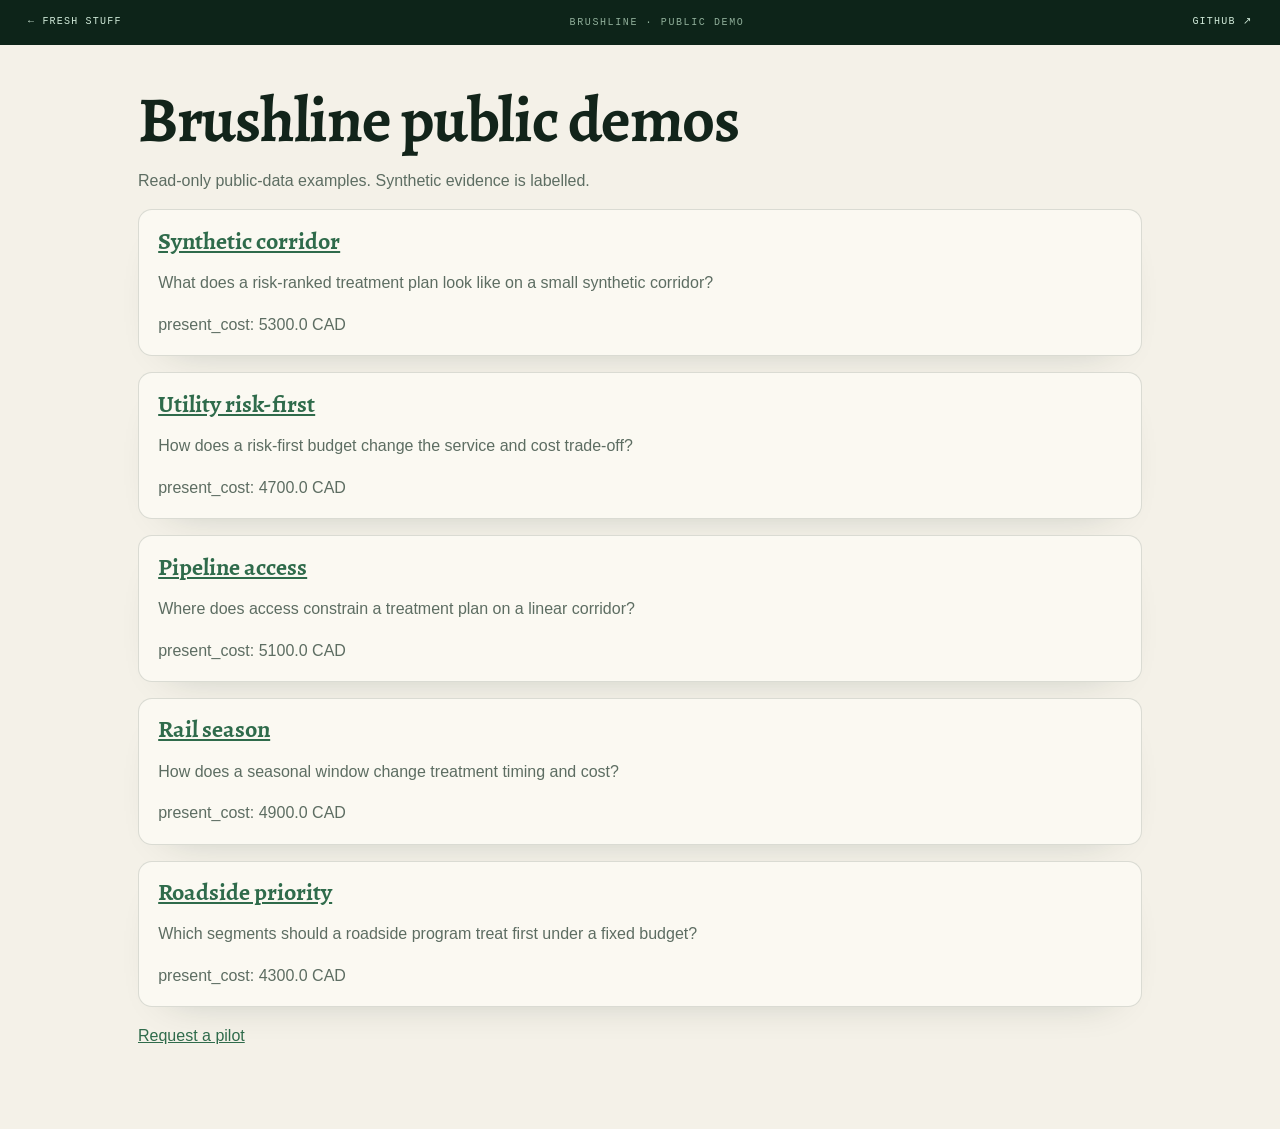
<file: demos/brushline/index.html>
<!doctype html><html lang="en"><head><meta charset="utf-8"><meta name="viewport" content="width=device-width, initial-scale=1"><title>Brushline demos</title><link rel="stylesheet" href="style.css"></head><body><div class="fresh-bar"><a href="../../index.html">← FRESH stuff</a><span class="bar-mid">Brushline · public demo</span><a href="https://github.com/UBC-FRESH/brushline">GitHub ↗</a></div><div class="page"><h1>Brushline public demos</h1><p>Read-only public-data examples. Synthetic evidence is labelled.</p><div class="card"><h2><a href="instance/synthetic-corridor.html">Synthetic corridor</a></h2><p>What does a risk-ranked treatment plan look like on a small synthetic corridor?</p><p>present_cost: 5300.0 CAD</p></div><div class="card"><h2><a href="instance/utility-risk-first.html">Utility risk-first</a></h2><p>How does a risk-first budget change the service and cost trade-off?</p><p>present_cost: 4700.0 CAD</p></div><div class="card"><h2><a href="instance/pipeline-access.html">Pipeline access</a></h2><p>Where does access constrain a treatment plan on a linear corridor?</p><p>present_cost: 5100.0 CAD</p></div><div class="card"><h2><a href="instance/rail-season.html">Rail season</a></h2><p>How does a seasonal window change treatment timing and cost?</p><p>present_cost: 4900.0 CAD</p></div><div class="card"><h2><a href="instance/roadside-priority.html">Roadside priority</a></h2><p>Which segments should a roadside program treat first under a fixed budget?</p><p>present_cost: 4300.0 CAD</p></div><p><a href="pilot.html">Request a pilot</a></p></div></body></html>
</file>
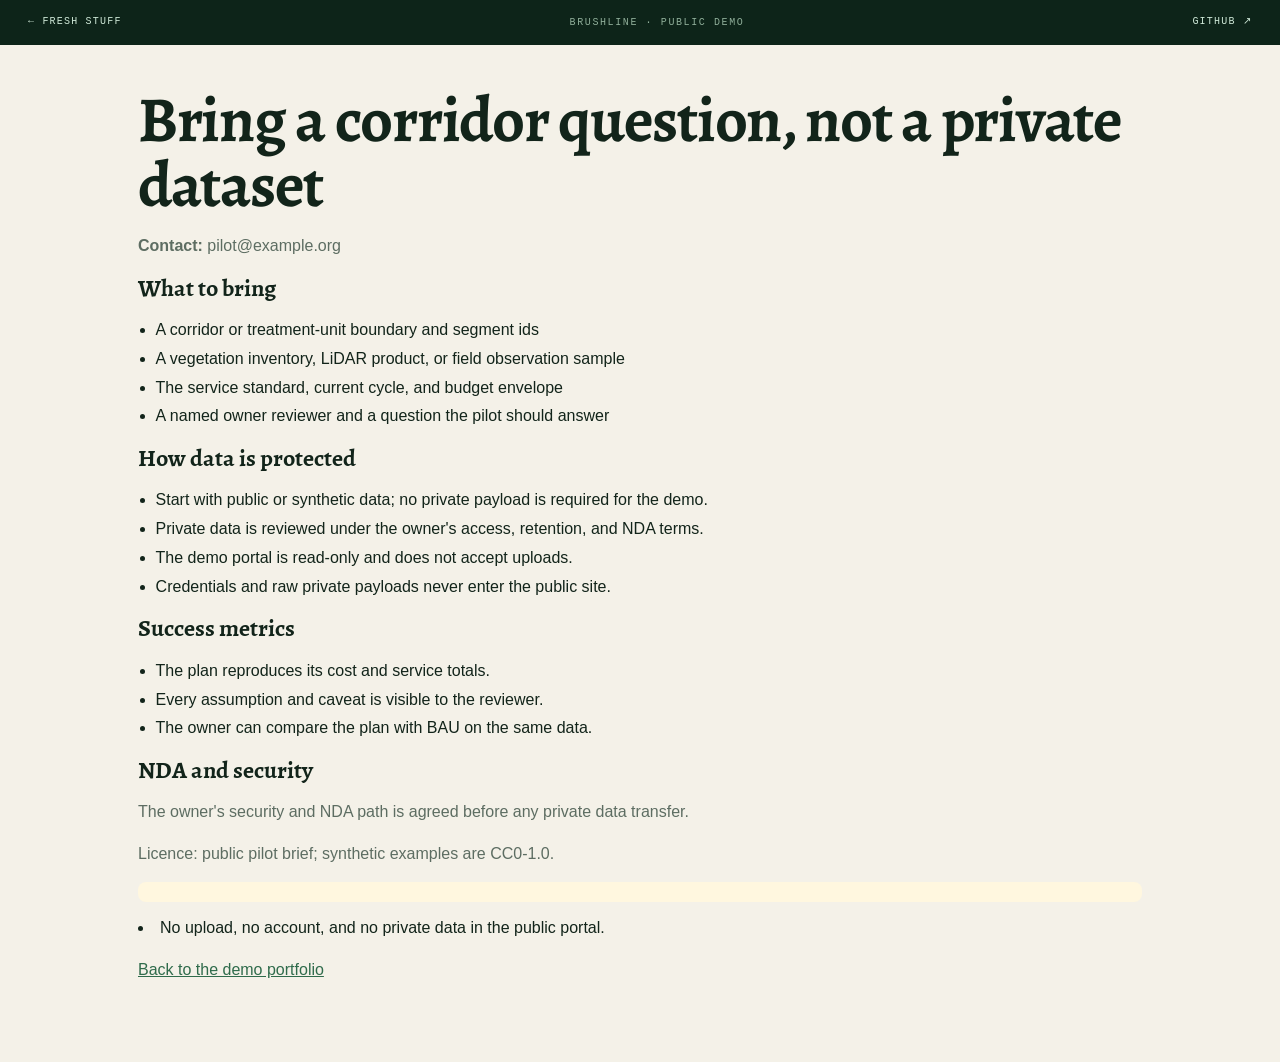
<file: demos/brushline/pilot.html>
<!doctype html><html lang="en"><head><meta charset="utf-8"><meta name="viewport" content="width=device-width, initial-scale=1"><title>Bring a corridor question, not a private dataset</title><link rel="stylesheet" href="style.css"></head><body><div class="fresh-bar"><a href="../../index.html">← FRESH stuff</a><span class="bar-mid">Brushline · public demo</span><a href="https://github.com/UBC-FRESH/brushline">GitHub ↗</a></div><div class="page"><main><h1>Bring a corridor question, not a private dataset</h1><p><strong>Contact:</strong> pilot@example.org</p><h2>What to bring</h2><ul><li>A corridor or treatment-unit boundary and segment ids</li><li>A vegetation inventory, LiDAR product, or field observation sample</li><li>The service standard, current cycle, and budget envelope</li><li>A named owner reviewer and a question the pilot should answer</li></ul><h2>How data is protected</h2><ul><li>Start with public or synthetic data; no private payload is required for the demo.</li><li>Private data is reviewed under the owner's access, retention, and NDA terms.</li><li>The demo portal is read-only and does not accept uploads.</li><li>Credentials and raw private payloads never enter the public site.</li></ul><h2>Success metrics</h2><ul><li>The plan reproduces its cost and service totals.</li><li>Every assumption and caveat is visible to the reviewer.</li><li>The owner can compare the plan with BAU on the same data.</li></ul><h2>NDA and security</h2><p>The owner's security and NDA path is agreed before any private data transfer.</p><p>Licence: public pilot brief; synthetic examples are CC0-1.0.</p><p class="caveat"><li>No upload, no account, and no private data in the public portal.</li></p><p><a href="index.html">Back to the demo portfolio</a></p></main></div></body></html>
</file>
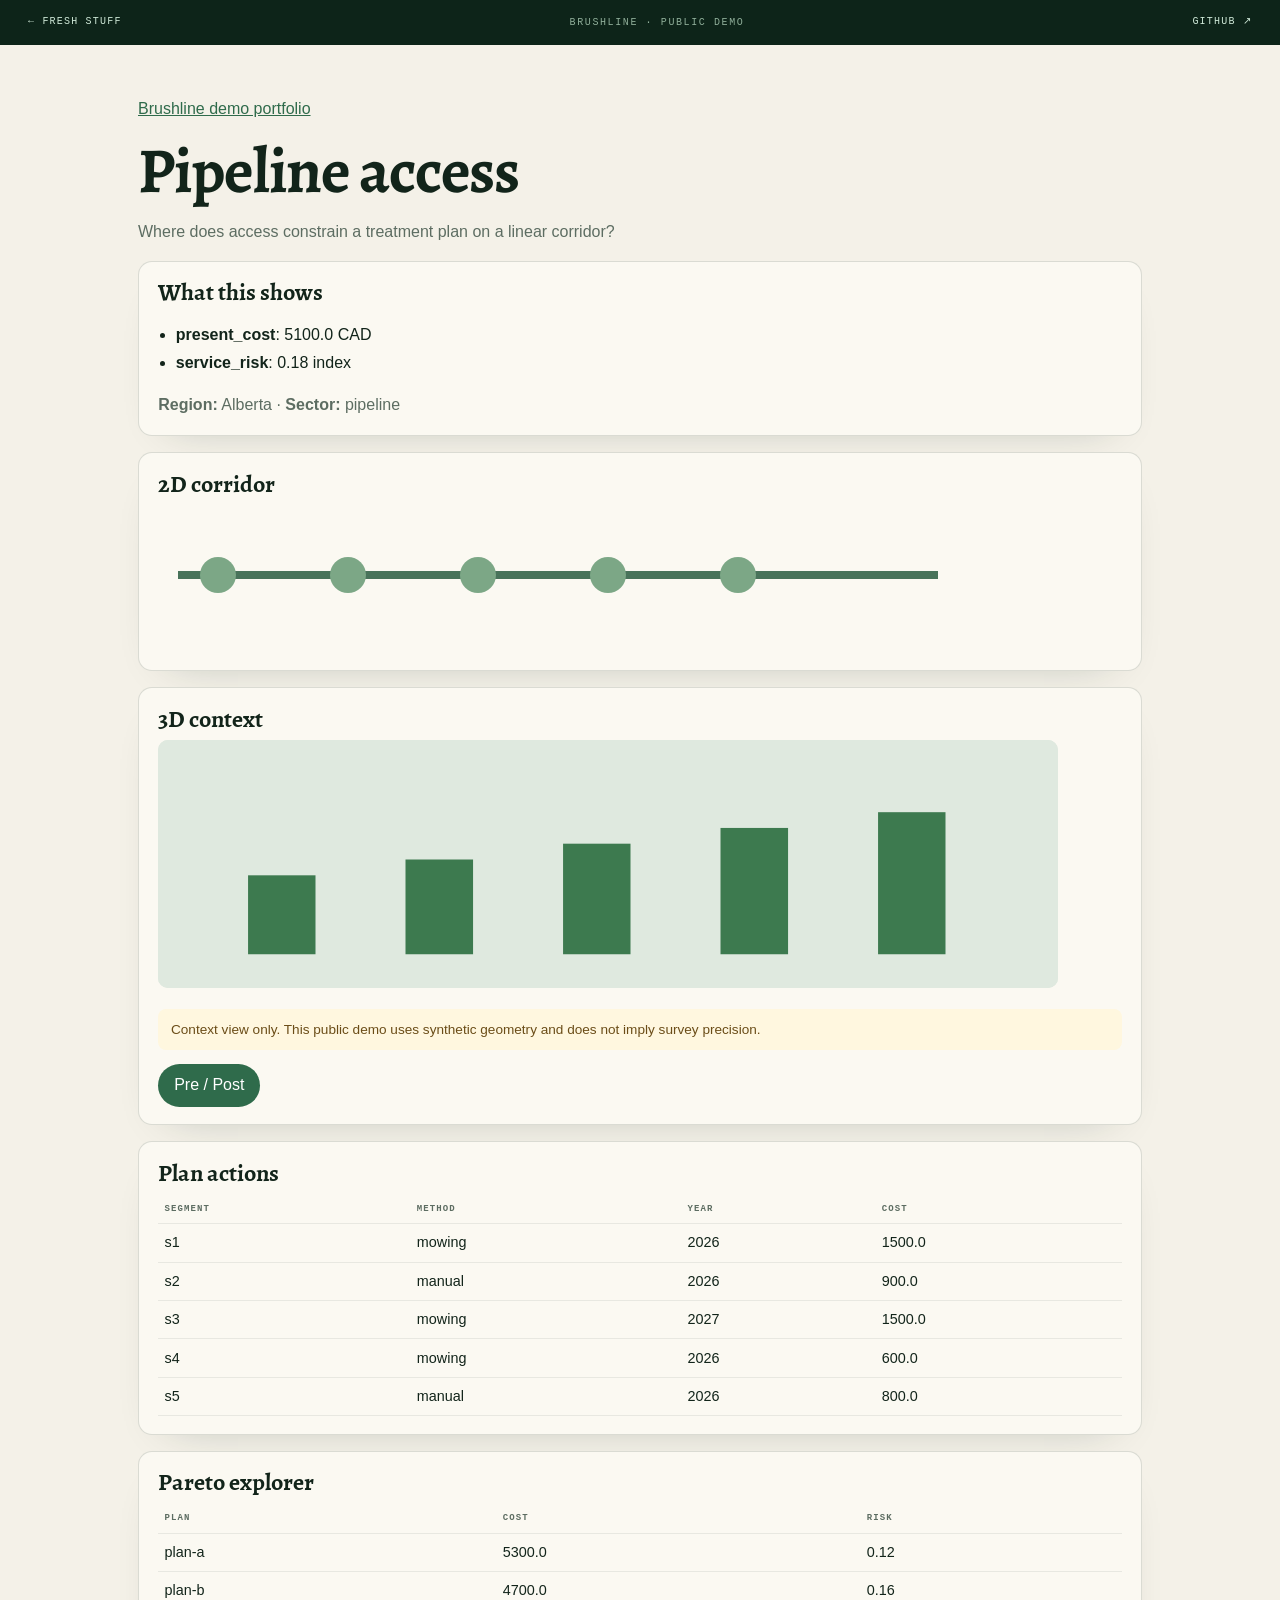
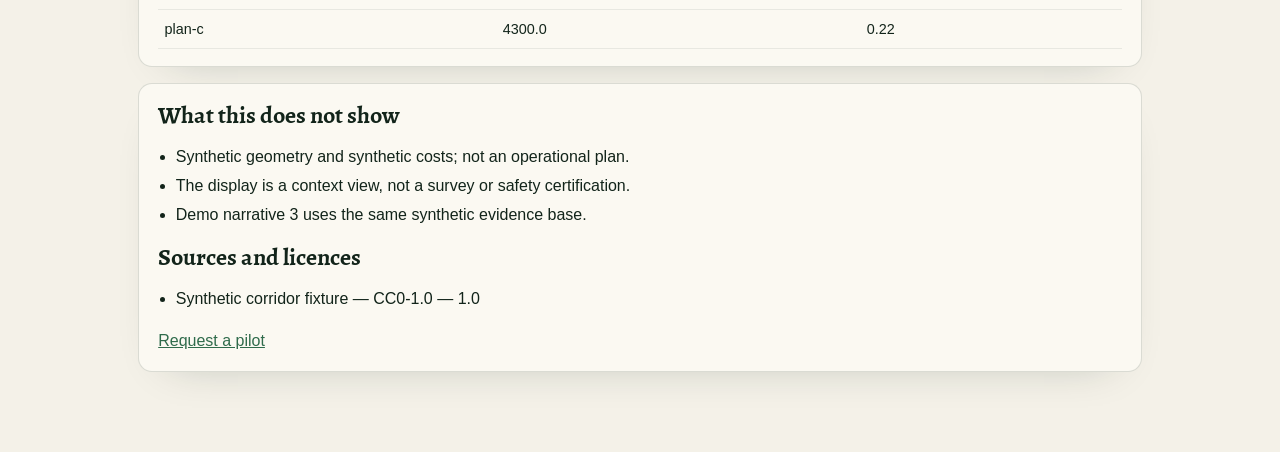
<file: demos/brushline/instance/pipeline-access.html>
<!doctype html><html lang="en"><head><meta charset="utf-8"><meta name="viewport" content="width=device-width, initial-scale=1"><title>Pipeline access</title><link rel="stylesheet" href="../style.css"></head><body><div class="fresh-bar"><a href="../../../index.html">← FRESH stuff</a><span class="bar-mid">Brushline · public demo</span><a href="https://github.com/UBC-FRESH/brushline">GitHub ↗</a></div><div class="page">
<p><a href="../index.html">Brushline demo portfolio</a></p><h1>Pipeline access</h1><p>Where does access constrain a treatment plan on a linear corridor?</p>
<div class="card"><h2>What this shows</h2><ul><li><strong>present_cost</strong>: 5100.0 CAD</li><li><strong>service_risk</strong>: 0.18 index</li></ul><p><strong>Region:</strong> Alberta · <strong>Sector:</strong> pipeline</p></div>
<div class="card"><h2>2D corridor</h2><svg width="800" height="140" viewBox="0 0 800 140"><line x1="20" y1="70" x2="780" y2="70" stroke="#48735a" stroke-width="8"/><circle cx="60" cy="70" r="18" fill="#7ca786"><title>s1</title></circle><circle cx="190" cy="70" r="18" fill="#7ca786"><title>s2</title></circle><circle cx="320" cy="70" r="18" fill="#7ca786"><title>s3</title></circle><circle cx="450" cy="70" r="18" fill="#7ca786"><title>s4</title></circle><circle cx="580" cy="70" r="18" fill="#7ca786"><title>s5</title></circle></svg></div>
<div class="card"><h2>3D context</h2><canvas id="demo-scene" width="800" height="220"></canvas><p class="caveat">Context view only. This public demo uses synthetic geometry and does not imply survey precision.</p><button id="variant">Pre / Post</button></div>
<div class="card"><h2>Plan actions</h2><table><tr><th>Segment</th><th>Method</th><th>Year</th><th>Cost</th></tr><tr><td>s1</td><td>mowing</td><td>2026</td><td>1500.0</td></tr><tr><td>s2</td><td>manual</td><td>2026</td><td>900.0</td></tr><tr><td>s3</td><td>mowing</td><td>2027</td><td>1500.0</td></tr><tr><td>s4</td><td>mowing</td><td>2026</td><td>600.0</td></tr><tr><td>s5</td><td>manual</td><td>2026</td><td>800.0</td></tr></table></div>
<div class="card"><h2>Pareto explorer</h2><table><tr><th>Plan</th><th>Cost</th><th>Risk</th></tr><tr><td>plan-a</td><td>5300.0</td><td>0.12</td></tr><tr><td>plan-b</td><td>4700.0</td><td>0.16</td></tr><tr><td>plan-c</td><td>4300.0</td><td>0.22</td></tr></table></div>
<div class="card"><h2>What this does not show</h2><ul><li>Synthetic geometry and synthetic costs; not an operational plan.</li><li>The display is a context view, not a survey or safety certification.</li><li>Demo narrative 3 uses the same synthetic evidence base.</li></ul><h2>Sources and licences</h2><ul><li>Synthetic corridor fixture — CC0-1.0 — 1.0</li></ul><p><a href="../pilot.html">Request a pilot</a></p></div>
<script src="../demo.js"></script></div></body></html>
</file>
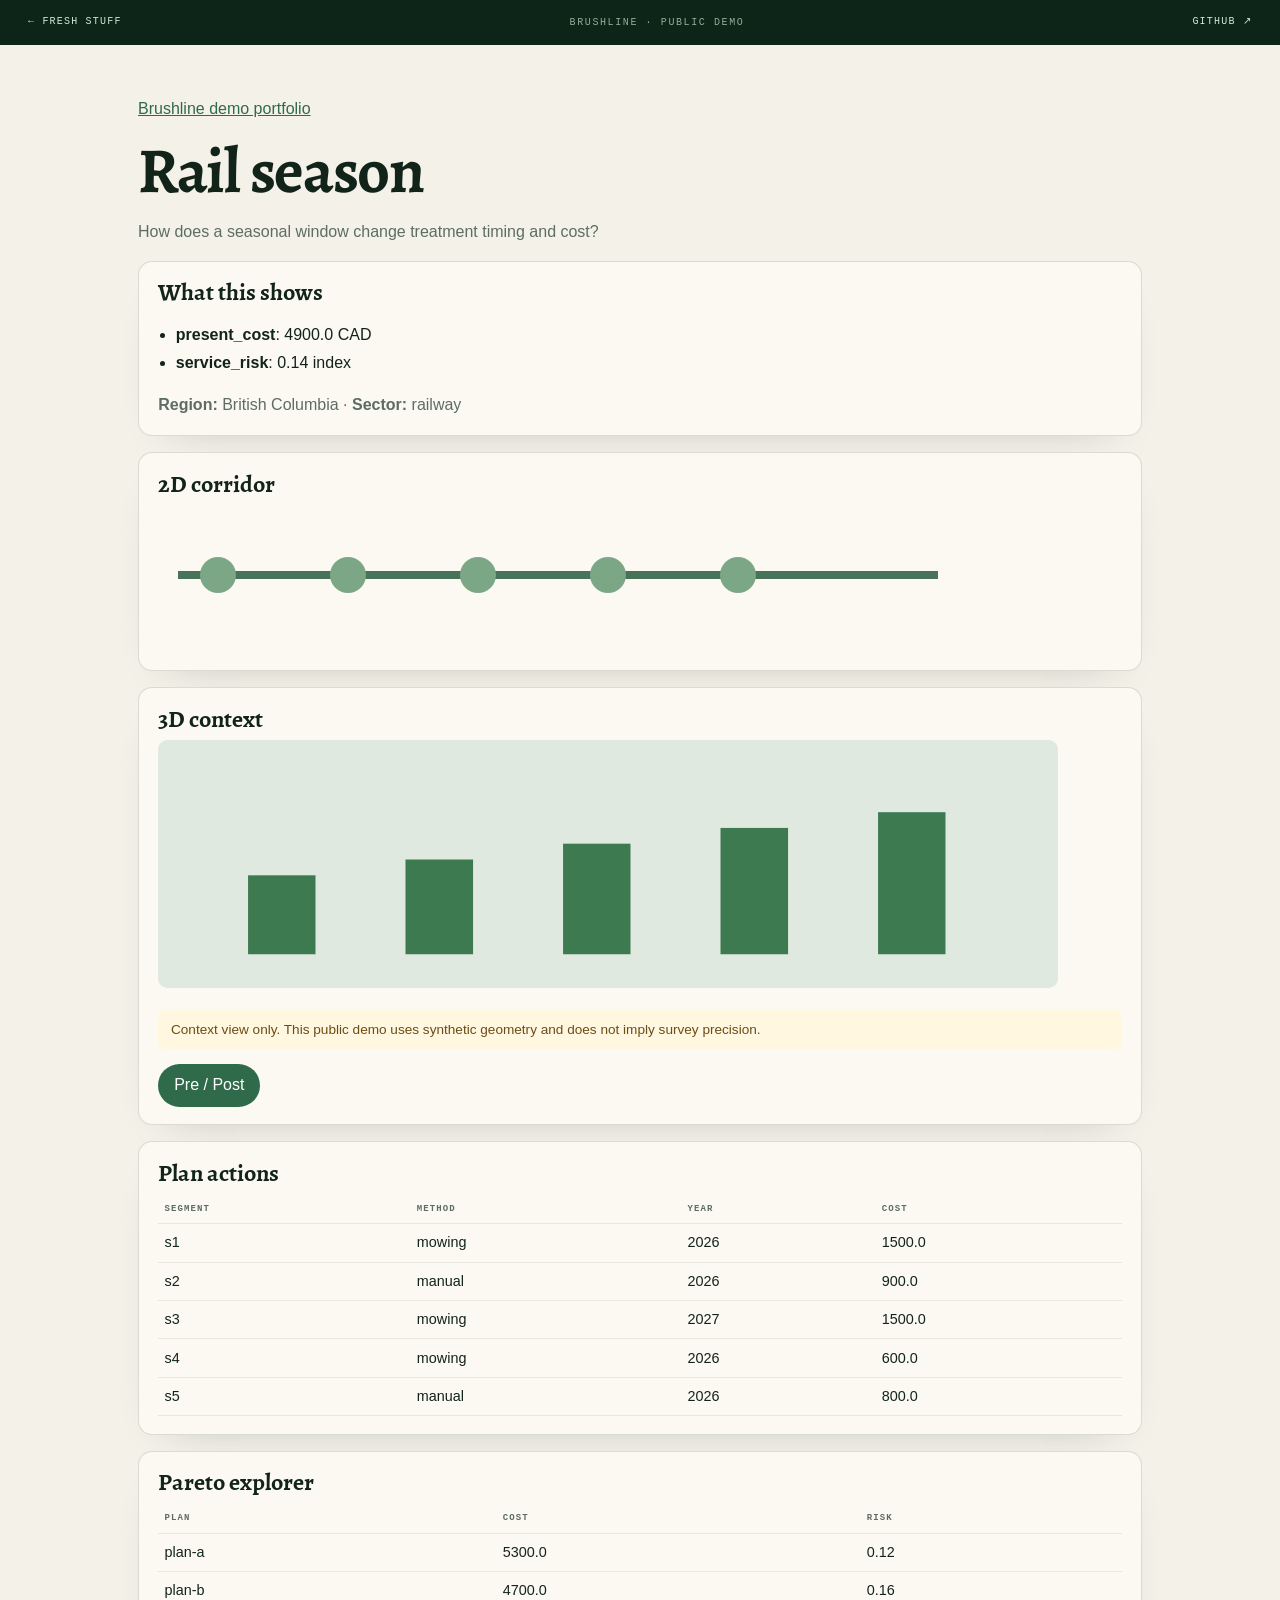
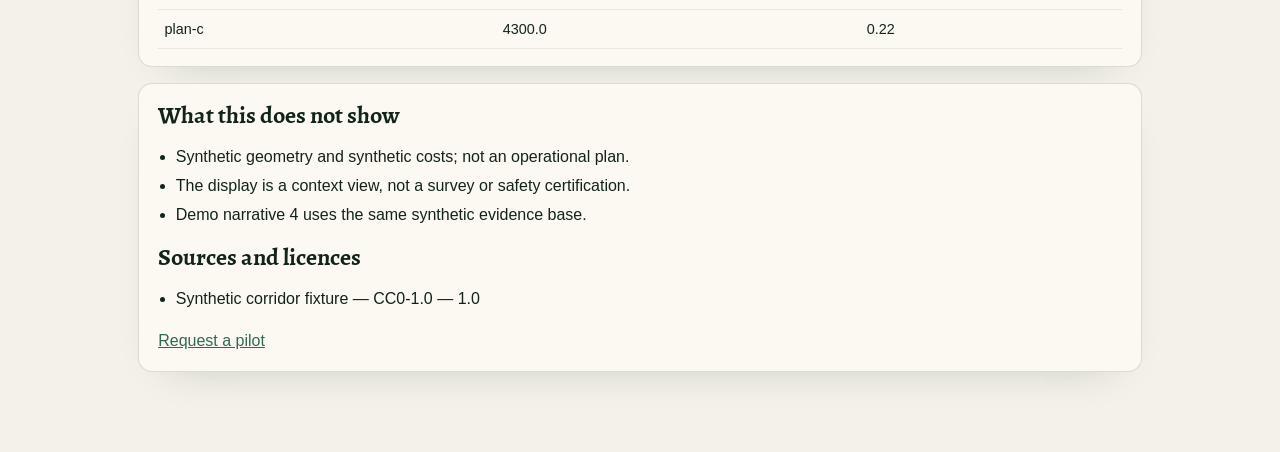
<file: demos/brushline/instance/rail-season.html>
<!doctype html><html lang="en"><head><meta charset="utf-8"><meta name="viewport" content="width=device-width, initial-scale=1"><title>Rail season</title><link rel="stylesheet" href="../style.css"></head><body><div class="fresh-bar"><a href="../../../index.html">← FRESH stuff</a><span class="bar-mid">Brushline · public demo</span><a href="https://github.com/UBC-FRESH/brushline">GitHub ↗</a></div><div class="page">
<p><a href="../index.html">Brushline demo portfolio</a></p><h1>Rail season</h1><p>How does a seasonal window change treatment timing and cost?</p>
<div class="card"><h2>What this shows</h2><ul><li><strong>present_cost</strong>: 4900.0 CAD</li><li><strong>service_risk</strong>: 0.14 index</li></ul><p><strong>Region:</strong> British Columbia · <strong>Sector:</strong> railway</p></div>
<div class="card"><h2>2D corridor</h2><svg width="800" height="140" viewBox="0 0 800 140"><line x1="20" y1="70" x2="780" y2="70" stroke="#48735a" stroke-width="8"/><circle cx="60" cy="70" r="18" fill="#7ca786"><title>s1</title></circle><circle cx="190" cy="70" r="18" fill="#7ca786"><title>s2</title></circle><circle cx="320" cy="70" r="18" fill="#7ca786"><title>s3</title></circle><circle cx="450" cy="70" r="18" fill="#7ca786"><title>s4</title></circle><circle cx="580" cy="70" r="18" fill="#7ca786"><title>s5</title></circle></svg></div>
<div class="card"><h2>3D context</h2><canvas id="demo-scene" width="800" height="220"></canvas><p class="caveat">Context view only. This public demo uses synthetic geometry and does not imply survey precision.</p><button id="variant">Pre / Post</button></div>
<div class="card"><h2>Plan actions</h2><table><tr><th>Segment</th><th>Method</th><th>Year</th><th>Cost</th></tr><tr><td>s1</td><td>mowing</td><td>2026</td><td>1500.0</td></tr><tr><td>s2</td><td>manual</td><td>2026</td><td>900.0</td></tr><tr><td>s3</td><td>mowing</td><td>2027</td><td>1500.0</td></tr><tr><td>s4</td><td>mowing</td><td>2026</td><td>600.0</td></tr><tr><td>s5</td><td>manual</td><td>2026</td><td>800.0</td></tr></table></div>
<div class="card"><h2>Pareto explorer</h2><table><tr><th>Plan</th><th>Cost</th><th>Risk</th></tr><tr><td>plan-a</td><td>5300.0</td><td>0.12</td></tr><tr><td>plan-b</td><td>4700.0</td><td>0.16</td></tr><tr><td>plan-c</td><td>4300.0</td><td>0.22</td></tr></table></div>
<div class="card"><h2>What this does not show</h2><ul><li>Synthetic geometry and synthetic costs; not an operational plan.</li><li>The display is a context view, not a survey or safety certification.</li><li>Demo narrative 4 uses the same synthetic evidence base.</li></ul><h2>Sources and licences</h2><ul><li>Synthetic corridor fixture — CC0-1.0 — 1.0</li></ul><p><a href="../pilot.html">Request a pilot</a></p></div>
<script src="../demo.js"></script></div></body></html>
</file>
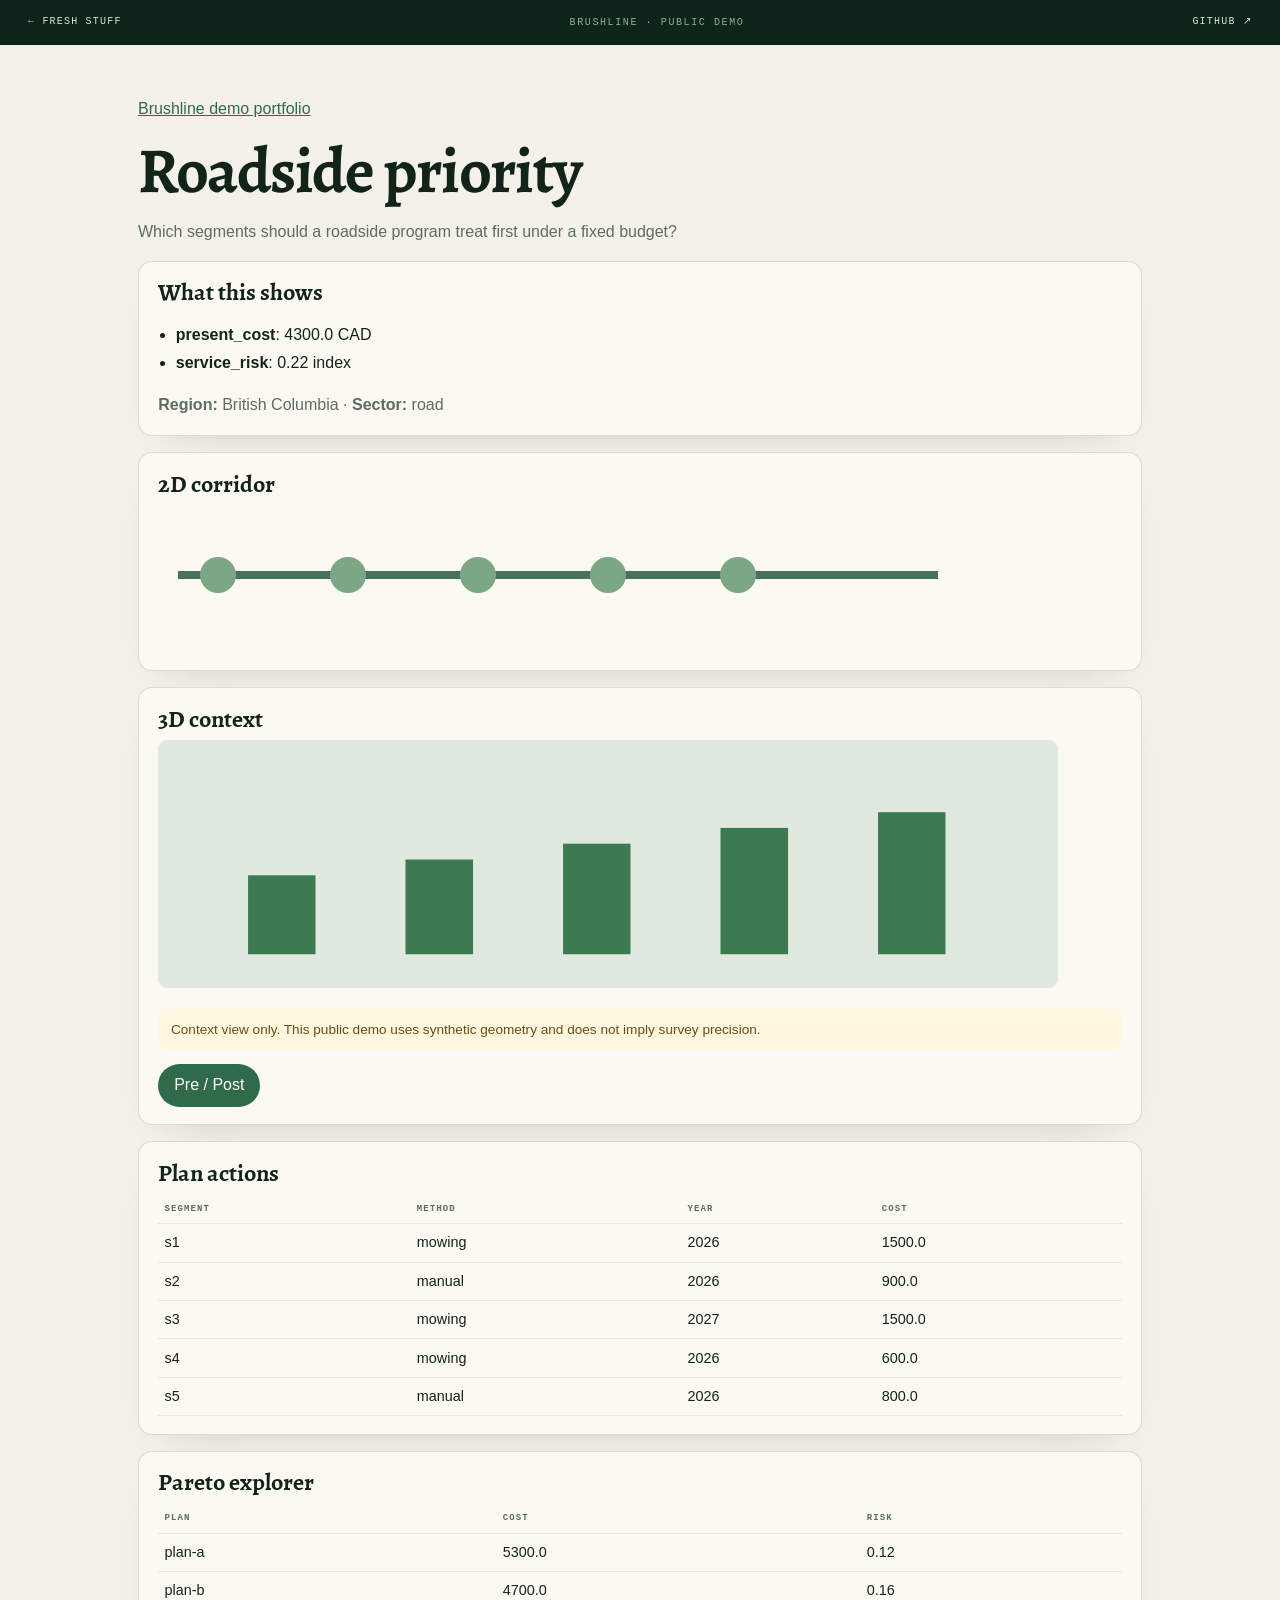
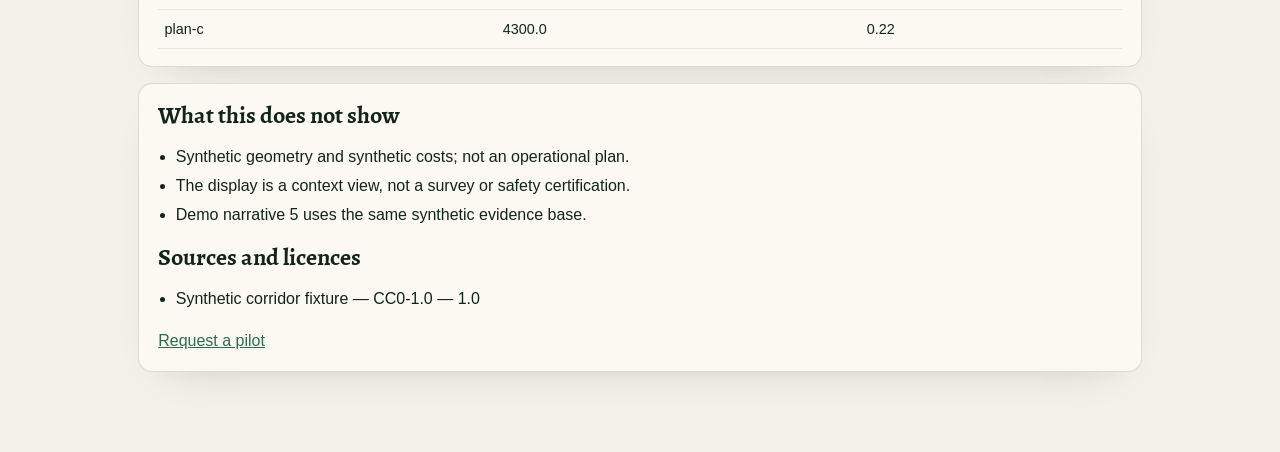
<file: demos/brushline/instance/roadside-priority.html>
<!doctype html><html lang="en"><head><meta charset="utf-8"><meta name="viewport" content="width=device-width, initial-scale=1"><title>Roadside priority</title><link rel="stylesheet" href="../style.css"></head><body><div class="fresh-bar"><a href="../../../index.html">← FRESH stuff</a><span class="bar-mid">Brushline · public demo</span><a href="https://github.com/UBC-FRESH/brushline">GitHub ↗</a></div><div class="page">
<p><a href="../index.html">Brushline demo portfolio</a></p><h1>Roadside priority</h1><p>Which segments should a roadside program treat first under a fixed budget?</p>
<div class="card"><h2>What this shows</h2><ul><li><strong>present_cost</strong>: 4300.0 CAD</li><li><strong>service_risk</strong>: 0.22 index</li></ul><p><strong>Region:</strong> British Columbia · <strong>Sector:</strong> road</p></div>
<div class="card"><h2>2D corridor</h2><svg width="800" height="140" viewBox="0 0 800 140"><line x1="20" y1="70" x2="780" y2="70" stroke="#48735a" stroke-width="8"/><circle cx="60" cy="70" r="18" fill="#7ca786"><title>s1</title></circle><circle cx="190" cy="70" r="18" fill="#7ca786"><title>s2</title></circle><circle cx="320" cy="70" r="18" fill="#7ca786"><title>s3</title></circle><circle cx="450" cy="70" r="18" fill="#7ca786"><title>s4</title></circle><circle cx="580" cy="70" r="18" fill="#7ca786"><title>s5</title></circle></svg></div>
<div class="card"><h2>3D context</h2><canvas id="demo-scene" width="800" height="220"></canvas><p class="caveat">Context view only. This public demo uses synthetic geometry and does not imply survey precision.</p><button id="variant">Pre / Post</button></div>
<div class="card"><h2>Plan actions</h2><table><tr><th>Segment</th><th>Method</th><th>Year</th><th>Cost</th></tr><tr><td>s1</td><td>mowing</td><td>2026</td><td>1500.0</td></tr><tr><td>s2</td><td>manual</td><td>2026</td><td>900.0</td></tr><tr><td>s3</td><td>mowing</td><td>2027</td><td>1500.0</td></tr><tr><td>s4</td><td>mowing</td><td>2026</td><td>600.0</td></tr><tr><td>s5</td><td>manual</td><td>2026</td><td>800.0</td></tr></table></div>
<div class="card"><h2>Pareto explorer</h2><table><tr><th>Plan</th><th>Cost</th><th>Risk</th></tr><tr><td>plan-a</td><td>5300.0</td><td>0.12</td></tr><tr><td>plan-b</td><td>4700.0</td><td>0.16</td></tr><tr><td>plan-c</td><td>4300.0</td><td>0.22</td></tr></table></div>
<div class="card"><h2>What this does not show</h2><ul><li>Synthetic geometry and synthetic costs; not an operational plan.</li><li>The display is a context view, not a survey or safety certification.</li><li>Demo narrative 5 uses the same synthetic evidence base.</li></ul><h2>Sources and licences</h2><ul><li>Synthetic corridor fixture — CC0-1.0 — 1.0</li></ul><p><a href="../pilot.html">Request a pilot</a></p></div>
<script src="../demo.js"></script></div></body></html>
</file>
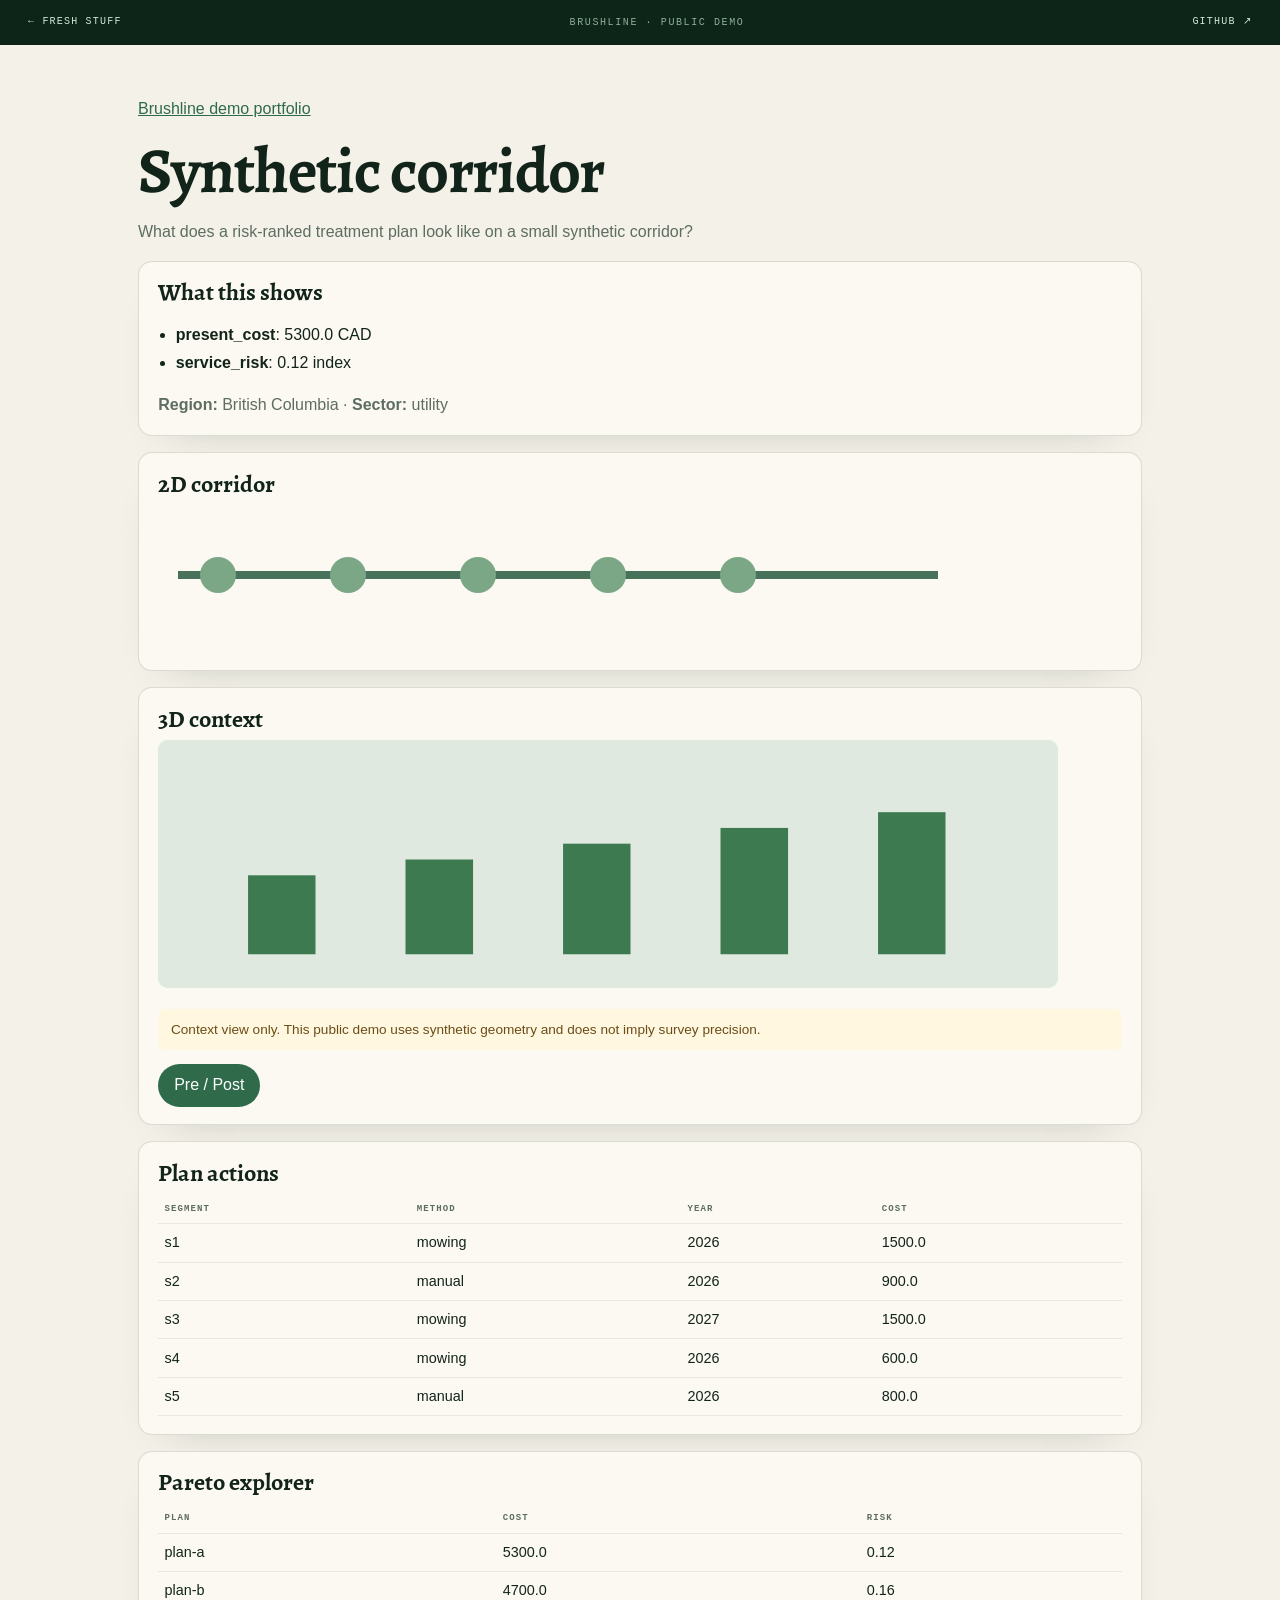
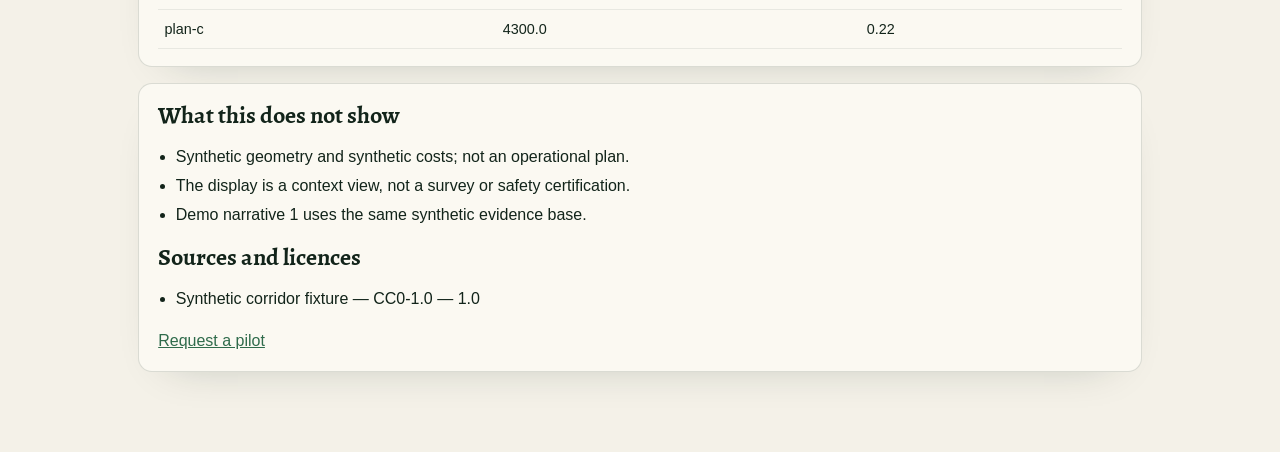
<file: demos/brushline/instance/synthetic-corridor.html>
<!doctype html><html lang="en"><head><meta charset="utf-8"><meta name="viewport" content="width=device-width, initial-scale=1"><title>Synthetic corridor</title><link rel="stylesheet" href="../style.css"></head><body><div class="fresh-bar"><a href="../../../index.html">← FRESH stuff</a><span class="bar-mid">Brushline · public demo</span><a href="https://github.com/UBC-FRESH/brushline">GitHub ↗</a></div><div class="page">
<p><a href="../index.html">Brushline demo portfolio</a></p><h1>Synthetic corridor</h1><p>What does a risk-ranked treatment plan look like on a small synthetic corridor?</p>
<div class="card"><h2>What this shows</h2><ul><li><strong>present_cost</strong>: 5300.0 CAD</li><li><strong>service_risk</strong>: 0.12 index</li></ul><p><strong>Region:</strong> British Columbia · <strong>Sector:</strong> utility</p></div>
<div class="card"><h2>2D corridor</h2><svg width="800" height="140" viewBox="0 0 800 140"><line x1="20" y1="70" x2="780" y2="70" stroke="#48735a" stroke-width="8"/><circle cx="60" cy="70" r="18" fill="#7ca786"><title>s1</title></circle><circle cx="190" cy="70" r="18" fill="#7ca786"><title>s2</title></circle><circle cx="320" cy="70" r="18" fill="#7ca786"><title>s3</title></circle><circle cx="450" cy="70" r="18" fill="#7ca786"><title>s4</title></circle><circle cx="580" cy="70" r="18" fill="#7ca786"><title>s5</title></circle></svg></div>
<div class="card"><h2>3D context</h2><canvas id="demo-scene" width="800" height="220"></canvas><p class="caveat">Context view only. This public demo uses synthetic geometry and does not imply survey precision.</p><button id="variant">Pre / Post</button></div>
<div class="card"><h2>Plan actions</h2><table><tr><th>Segment</th><th>Method</th><th>Year</th><th>Cost</th></tr><tr><td>s1</td><td>mowing</td><td>2026</td><td>1500.0</td></tr><tr><td>s2</td><td>manual</td><td>2026</td><td>900.0</td></tr><tr><td>s3</td><td>mowing</td><td>2027</td><td>1500.0</td></tr><tr><td>s4</td><td>mowing</td><td>2026</td><td>600.0</td></tr><tr><td>s5</td><td>manual</td><td>2026</td><td>800.0</td></tr></table></div>
<div class="card"><h2>Pareto explorer</h2><table><tr><th>Plan</th><th>Cost</th><th>Risk</th></tr><tr><td>plan-a</td><td>5300.0</td><td>0.12</td></tr><tr><td>plan-b</td><td>4700.0</td><td>0.16</td></tr><tr><td>plan-c</td><td>4300.0</td><td>0.22</td></tr></table></div>
<div class="card"><h2>What this does not show</h2><ul><li>Synthetic geometry and synthetic costs; not an operational plan.</li><li>The display is a context view, not a survey or safety certification.</li><li>Demo narrative 1 uses the same synthetic evidence base.</li></ul><h2>Sources and licences</h2><ul><li>Synthetic corridor fixture — CC0-1.0 — 1.0</li></ul><p><a href="../pilot.html">Request a pilot</a></p></div>
<script src="../demo.js"></script></div></body></html>
</file>
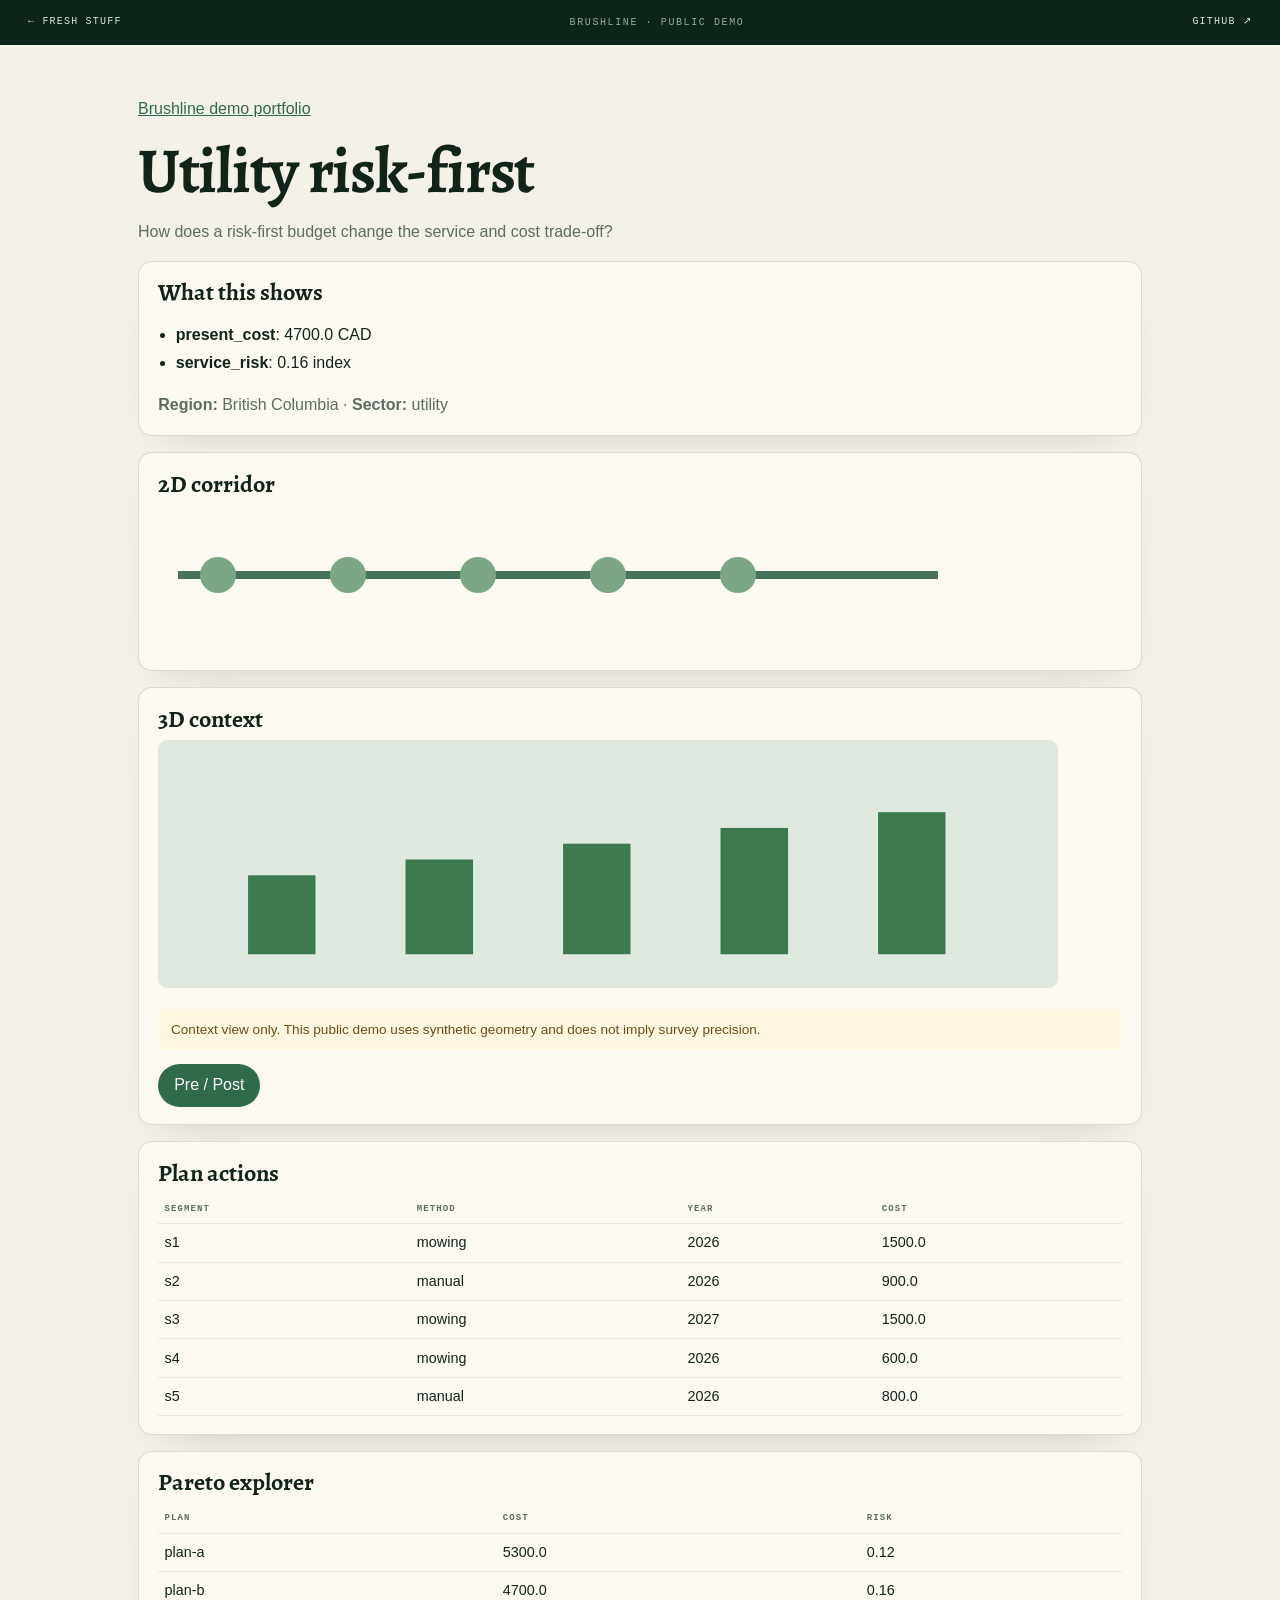
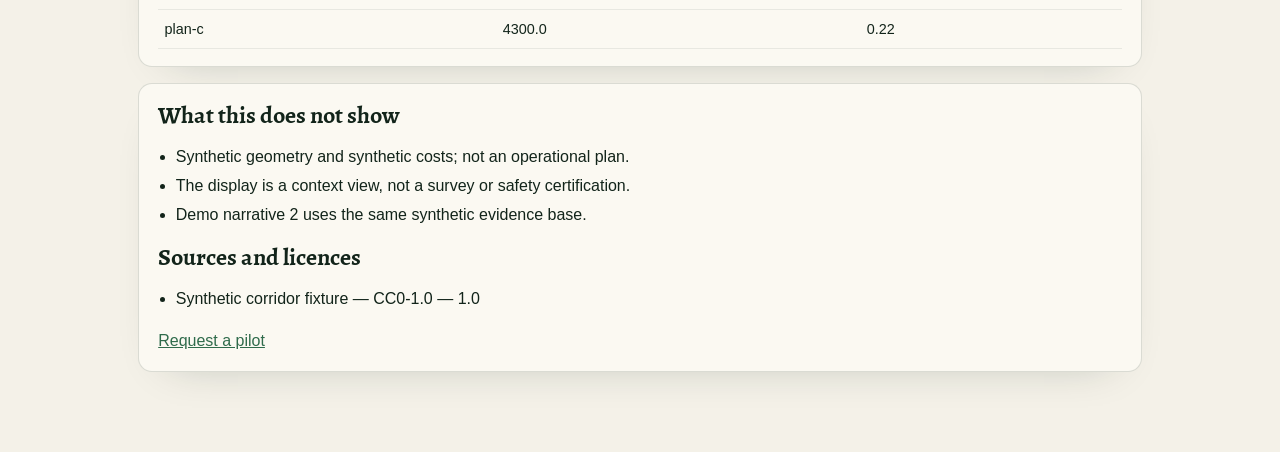
<file: demos/brushline/instance/utility-risk-first.html>
<!doctype html><html lang="en"><head><meta charset="utf-8"><meta name="viewport" content="width=device-width, initial-scale=1"><title>Utility risk-first</title><link rel="stylesheet" href="../style.css"></head><body><div class="fresh-bar"><a href="../../../index.html">← FRESH stuff</a><span class="bar-mid">Brushline · public demo</span><a href="https://github.com/UBC-FRESH/brushline">GitHub ↗</a></div><div class="page">
<p><a href="../index.html">Brushline demo portfolio</a></p><h1>Utility risk-first</h1><p>How does a risk-first budget change the service and cost trade-off?</p>
<div class="card"><h2>What this shows</h2><ul><li><strong>present_cost</strong>: 4700.0 CAD</li><li><strong>service_risk</strong>: 0.16 index</li></ul><p><strong>Region:</strong> British Columbia · <strong>Sector:</strong> utility</p></div>
<div class="card"><h2>2D corridor</h2><svg width="800" height="140" viewBox="0 0 800 140"><line x1="20" y1="70" x2="780" y2="70" stroke="#48735a" stroke-width="8"/><circle cx="60" cy="70" r="18" fill="#7ca786"><title>s1</title></circle><circle cx="190" cy="70" r="18" fill="#7ca786"><title>s2</title></circle><circle cx="320" cy="70" r="18" fill="#7ca786"><title>s3</title></circle><circle cx="450" cy="70" r="18" fill="#7ca786"><title>s4</title></circle><circle cx="580" cy="70" r="18" fill="#7ca786"><title>s5</title></circle></svg></div>
<div class="card"><h2>3D context</h2><canvas id="demo-scene" width="800" height="220"></canvas><p class="caveat">Context view only. This public demo uses synthetic geometry and does not imply survey precision.</p><button id="variant">Pre / Post</button></div>
<div class="card"><h2>Plan actions</h2><table><tr><th>Segment</th><th>Method</th><th>Year</th><th>Cost</th></tr><tr><td>s1</td><td>mowing</td><td>2026</td><td>1500.0</td></tr><tr><td>s2</td><td>manual</td><td>2026</td><td>900.0</td></tr><tr><td>s3</td><td>mowing</td><td>2027</td><td>1500.0</td></tr><tr><td>s4</td><td>mowing</td><td>2026</td><td>600.0</td></tr><tr><td>s5</td><td>manual</td><td>2026</td><td>800.0</td></tr></table></div>
<div class="card"><h2>Pareto explorer</h2><table><tr><th>Plan</th><th>Cost</th><th>Risk</th></tr><tr><td>plan-a</td><td>5300.0</td><td>0.12</td></tr><tr><td>plan-b</td><td>4700.0</td><td>0.16</td></tr><tr><td>plan-c</td><td>4300.0</td><td>0.22</td></tr></table></div>
<div class="card"><h2>What this does not show</h2><ul><li>Synthetic geometry and synthetic costs; not an operational plan.</li><li>The display is a context view, not a survey or safety certification.</li><li>Demo narrative 2 uses the same synthetic evidence base.</li></ul><h2>Sources and licences</h2><ul><li>Synthetic corridor fixture — CC0-1.0 — 1.0</li></ul><p><a href="../pilot.html">Request a pilot</a></p></div>
<script src="../demo.js"></script></div></body></html>
</file>
<file: demos/brushline/style.css>
@font-face{font-family:"Alegreya";src:url("../../assets/fonts/alegreya-v13-latin-regular.woff2") format("woff2");font-weight:400;font-style:normal;font-display:swap}
@font-face{font-family:"Alegreya";src:url("../../assets/fonts/alegreya-v13-latin-700.woff2") format("woff2");font-weight:700;font-style:normal;font-display:swap}
:root{--paper:#f4f1e8;--card:#fbf9f2;--ink:#12241a;--muted:#5d6d62;--pine:#2f6b4b;--moss:#7db896;--line:rgba(18,36,26,.14);--sans:-apple-system,BlinkMacSystemFont,"Segoe UI","Helvetica Neue",Arial,sans-serif;--serif:"Alegreya",Georgia,serif;--mono:ui-monospace,"SF Mono",Menlo,Consolas,monospace}
*{box-sizing:border-box}html{scroll-behavior:smooth}
body{margin:0;background:var(--paper);color:var(--ink);font-family:var(--sans);line-height:1.6;padding:0 0 4rem}
.fresh-bar{display:flex;align-items:center;justify-content:space-between;gap:18px;padding:14px 28px;background:#0d2419;color:#dbe8de;font-family:var(--mono);font-size:10px;letter-spacing:.12em;text-transform:uppercase;position:sticky;top:0;z-index:10}
.fresh-bar a{color:#cfe9d8;text-decoration:none;border-bottom:1px solid transparent}
.fresh-bar a:hover{border-bottom-color:#7db896}
.fresh-bar .bar-mid{color:#8fae99;letter-spacing:.16em}
.page{max-width:1060px;margin:0 auto;padding:2.2rem 28px 0}
h1{font-family:var(--serif);font-size:clamp(2.4rem,5vw,4rem);line-height:1.02;letter-spacing:-.02em;margin:.4rem 0 .6rem}
h2{font-family:var(--serif);font-size:1.5rem;line-height:1.1;margin:0 0 .5rem}
a{color:var(--pine)}
p{color:var(--muted)}
.card{border:1px solid var(--line);border-radius:14px;padding:1.1rem 1.2rem;margin:1rem 0;background:var(--card);box-shadow:0 18px 44px -32px rgba(13,36,25,.3)}
.card p:last-child{margin-bottom:0}
table{border-collapse:collapse;width:100%;font-size:.9rem}
td,th{border-bottom:1px solid rgba(18,36,26,.08);padding:.45rem .4rem;text-align:left}
th{font-family:var(--mono);font-size:9px;letter-spacing:.12em;text-transform:uppercase;color:var(--muted)}
.caveat{color:#6b4d18;background:#fff7df;padding:.6rem .8rem;border-radius:8px;font-size:.85rem}
canvas{background:#dfe9df;border-radius:10px;width:100%;max-width:900px}
ul{padding-left:1.1rem}li{margin:.2rem 0;color:var(--ink)}
button{font:inherit;background:var(--pine);color:#fff;border:0;border-radius:999px;padding:.55rem 1rem;cursor:pointer}
@media(max-width:700px){.fresh-bar{font-size:8px;padding:10px 14px;gap:8px}.bar-mid{display:none}.page{padding:1.4rem 16px 0}}
</file>
